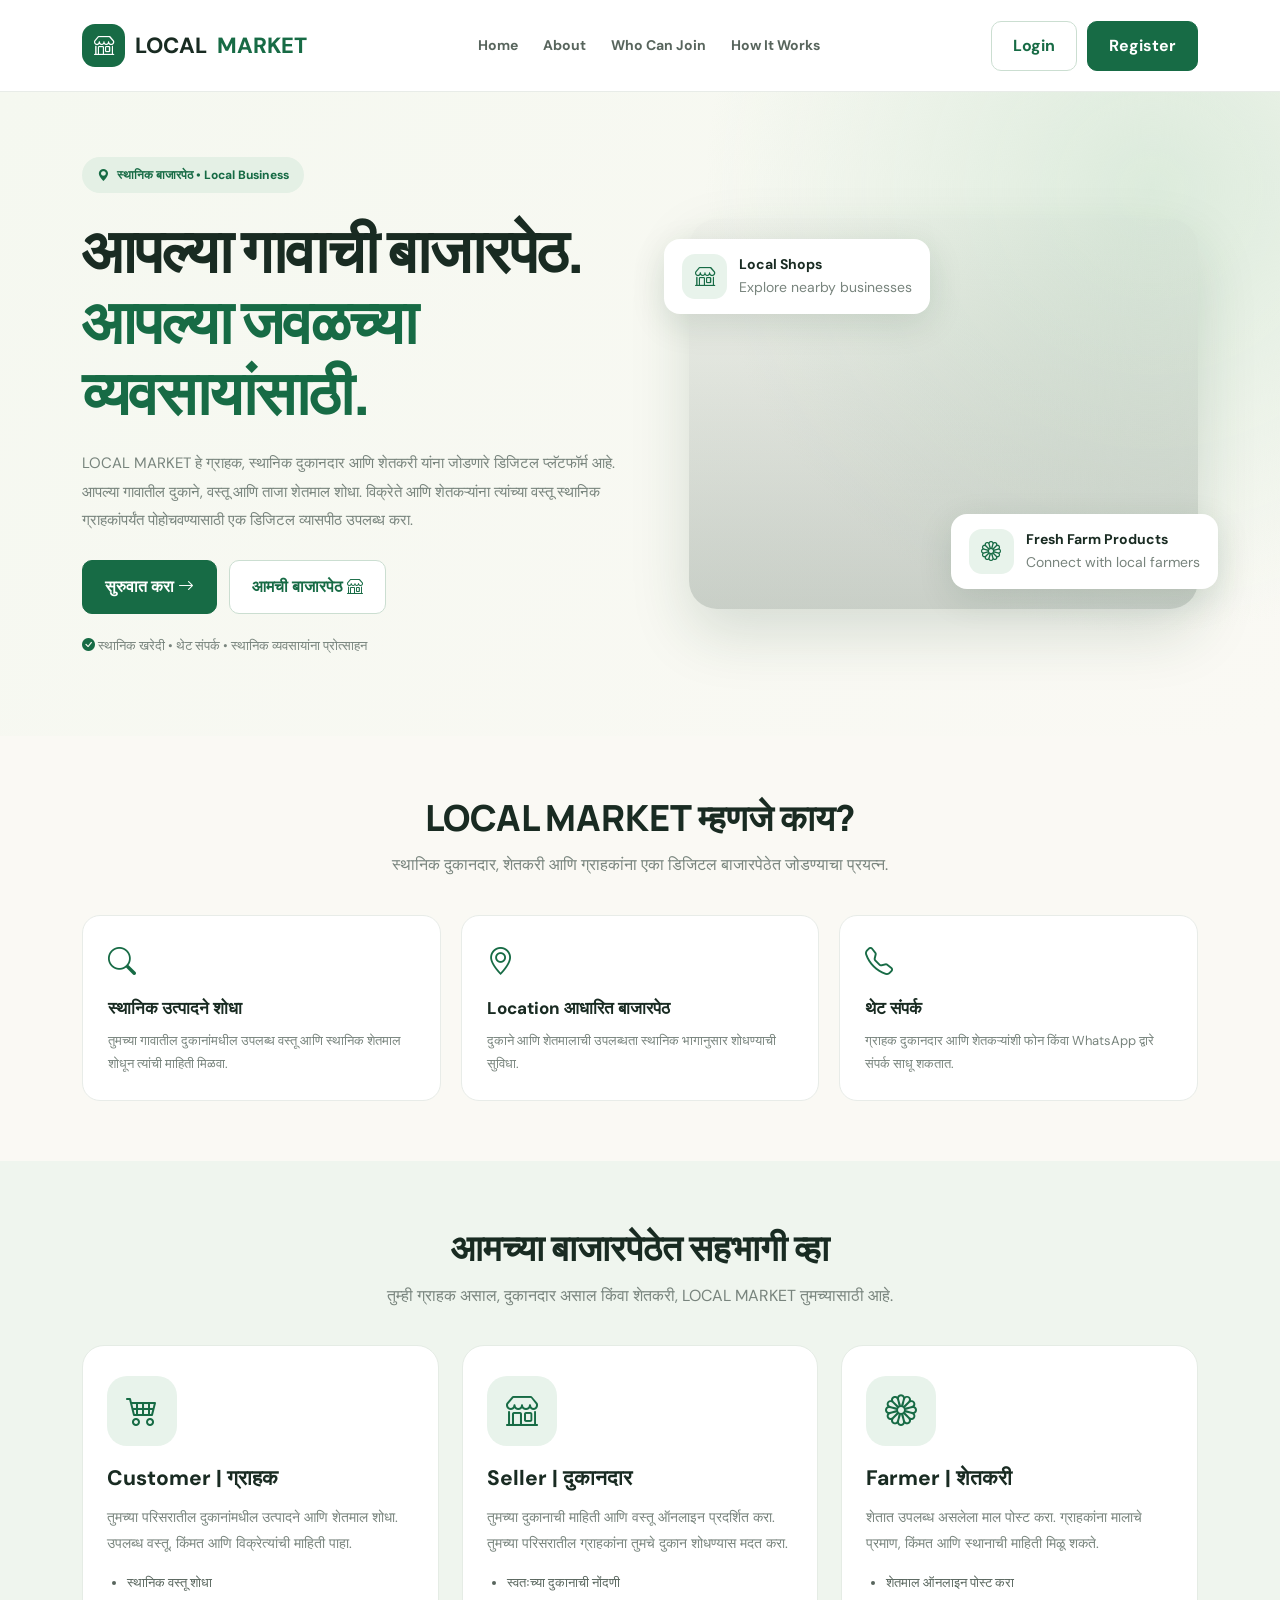
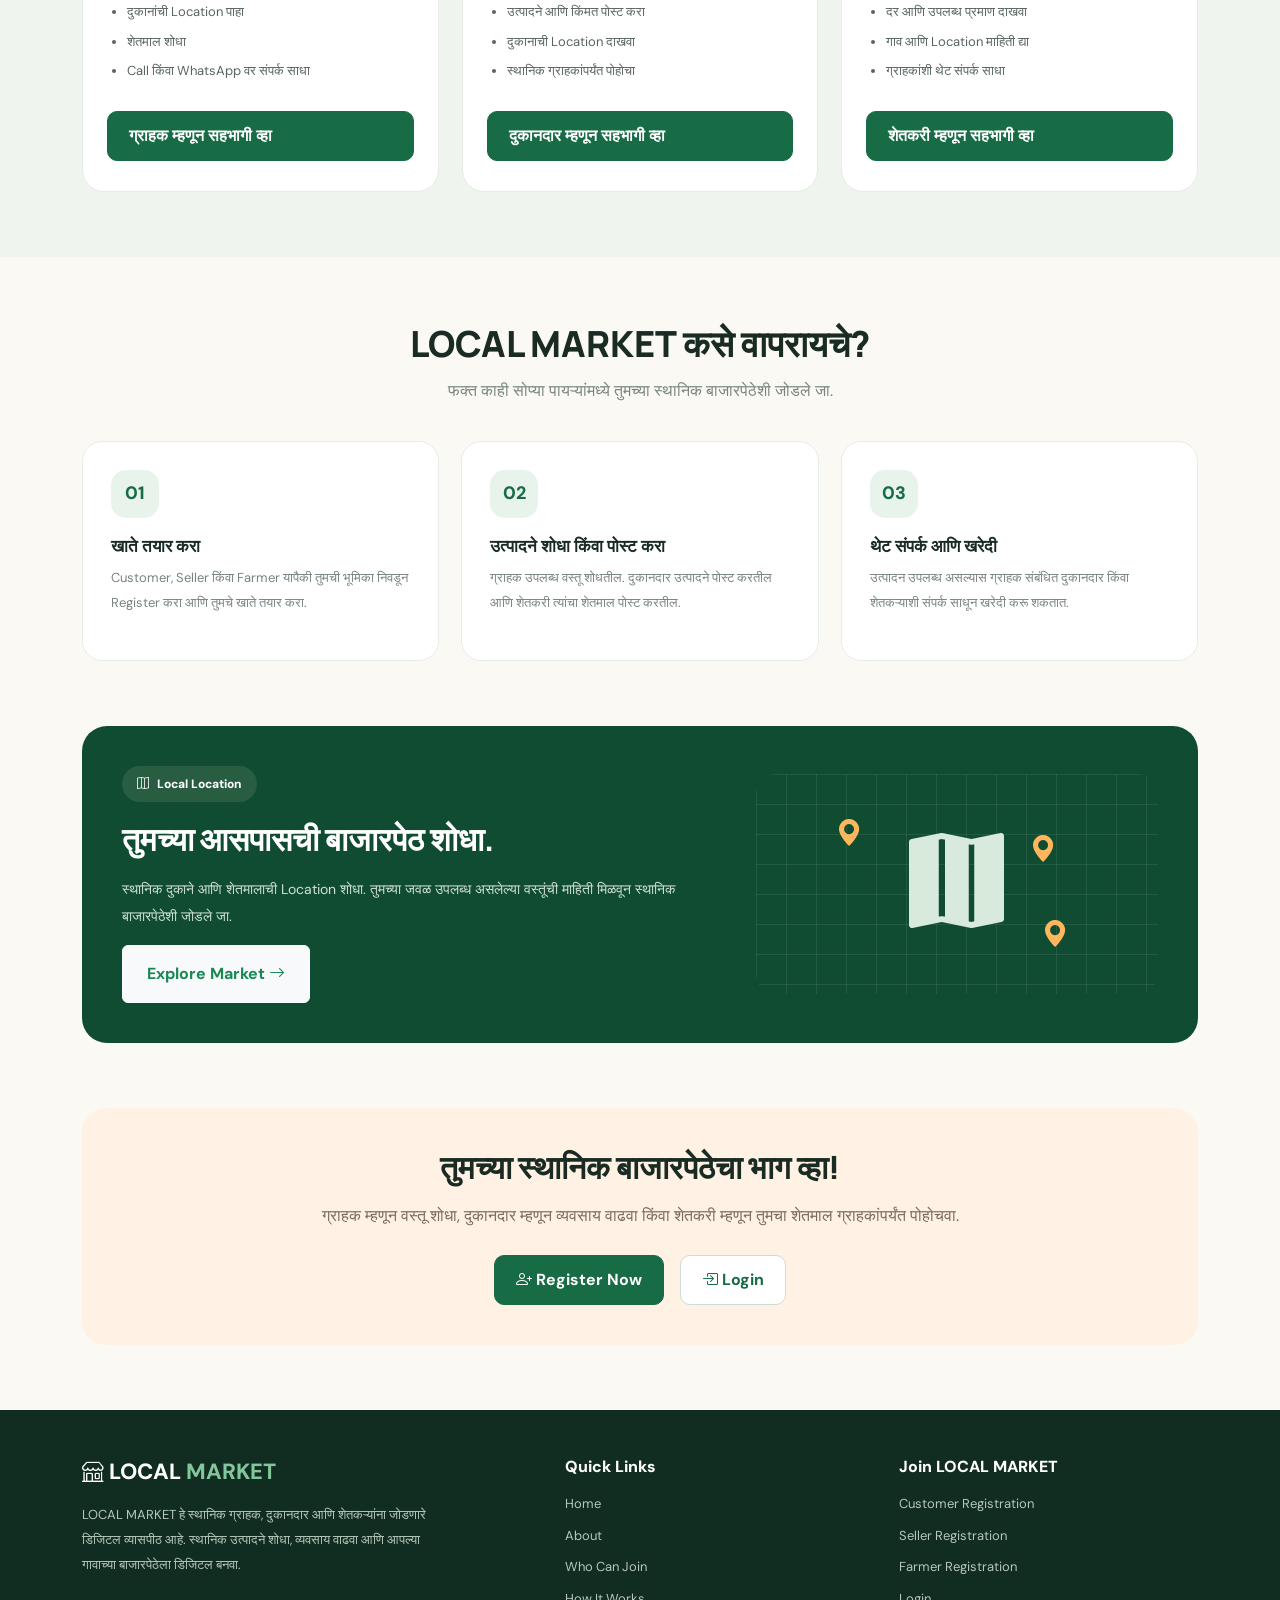
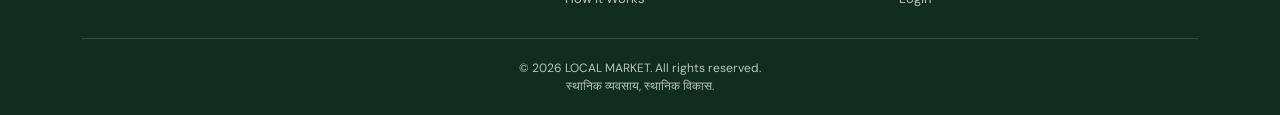
<file: templates/index.html>
<!DOCTYPE html>
<html lang="mr">
<head>
<meta charset="UTF-8">
<meta name="viewport" content="width=device-width, initial-scale=1">
<title>LOCAL MARKET | स्थानिक बाजारपेठ</title>
<meta name="description" content="LOCAL MARKET - स्थानिक दुकानदार, शेतकरी आणि ग्राहकांना जोडणारी डिजिटल बाजारपेठ.">

<link href="https://cdn.jsdelivr.net/npm/bootstrap@5.3.3/dist/css/bootstrap.min.css" rel="stylesheet">
<link href="https://cdn.jsdelivr.net/npm/bootstrap-icons@1.11.3/font/bootstrap-icons.min.css" rel="stylesheet">
<link href="https://fonts.googleapis.com/css2?family=DM+Sans:wght@400;500;600;700;800&family=Manrope:wght@500;600;700;800&display=swap" rel="stylesheet">

<style>
:root{
    --green:#176b45;
    --dark:#104c32;
    --light:#e8f3eb;
    --cream:#faf9f4;
    --text:#192b22;
    --muted:#78847d;
    --border:#e8ece8;
}

*{
    margin:0;
    padding:0;
    box-sizing:border-box;
}

html{scroll-behavior:smooth;}

body{
    font-family:'DM Sans',sans-serif;
    background:var(--cream);
    color:var(--text);
    overflow-x:hidden;
}

a{text-decoration:none;}

.container{
    width:min(1160px,92%);
    margin:auto;
}

/* NAVBAR */

.navbar{
    background:rgba(255,255,255,.96);
    border-bottom:1px solid var(--border);
    position:sticky;
    top:0;
    z-index:1000;
    backdrop-filter:blur(15px);
}

.nav-inner{
    min-height:75px;
    display:flex;
    justify-content:space-between;
    align-items:center;
    gap:20px;
}

.logo{
    display:flex;
    align-items:center;
    gap:10px;
    color:var(--text);
    font-size:22px;
    font-weight:800;
}

.logo-icon{
    height:43px;
    width:43px;
    display:grid;
    place-items:center;
    background:var(--green);
    color:white;
    border-radius:13px;
    font-size:20px;
}

.logo span{color:var(--green);}

.nav-links{
    display:flex;
    align-items:center;
    gap:25px;
}

.nav-links a{
    color:#58655d;
    font-size:14px;
    font-weight:700;
}

.nav-links a:hover{color:var(--green);}

.nav-actions{
    display:flex;
    gap:10px;
}

.btn-main{
    background:var(--green);
    color:white;
    padding:12px 21px;
    border:1px solid var(--green);
    border-radius:10px;
    font-weight:700;
    transition:.25s;
}

.btn-main:hover{
    background:var(--dark);
    color:white;
    transform:translateY(-2px);
}

.btn-outline-main{
    color:var(--green);
    border:1px solid #cbded1;
    background:white;
    padding:12px 21px;
    border-radius:10px;
    font-weight:700;
    transition:.25s;
}

.btn-outline-main:hover{
    background:var(--light);
    color:var(--green);
}

.menu-toggle{
    display:none;
    border:0;
    background:var(--light);
    color:var(--green);
    font-size:23px;
    padding:8px 12px;
    border-radius:10px;
}

/* HERO */

.hero{
    padding:65px 0;
    background:
        radial-gradient(circle at 90% 15%,#dcebdc,transparent 35%),
        linear-gradient(135deg,#f5f8f0,#faf9f4);
}

.hero-grid{
    display:grid;
    grid-template-columns:1.05fr .95fr;
    gap:45px;
    align-items:center;
}

.eyebrow{
    display:inline-flex;
    align-items:center;
    gap:8px;
    background:#e4f0e5;
    color:var(--green);
    padding:9px 15px;
    border-radius:50px;
    font-size:12px;
    font-weight:800;
}

.hero h1{
    font-family:'Manrope',sans-serif;
    font-size:clamp(38px,5.2vw,61px);
    font-weight:800;
    line-height:1.16;
    letter-spacing:-2px;
    margin:22px 0;
}

.hero h1 span{color:var(--green);}

.hero-description{
    font-size:15px;
    color:var(--muted);
    line-height:1.9;
    max-width:550px;
}

.hero-buttons{
    display:flex;
    flex-wrap:wrap;
    gap:12px;
    margin-top:25px;
}

.hero-buttons a{
    padding:14px 22px;
}

.hero-note{
    margin-top:22px;
    color:var(--muted);
    font-size:13px;
}

.hero-note i{color:var(--green);}

.hero-visual{
    position:relative;
}

.hero-image{
    min-height:390px;
    border-radius:28px;
    background:
    linear-gradient(180deg,rgba(10,40,25,.03),rgba(10,40,25,.2)),
    url('https://images.unsplash.com/photo-1488459716781-31db52582fe9?auto=format&fit=crop&w=1200&q=85')
    center/cover;
    box-shadow:0 25px 60px rgba(30,70,40,.15);
}

.float-card{
    position:absolute;
    background:white;
    border-radius:16px;
    padding:15px 18px;
    box-shadow:0 10px 35px rgba(20,60,35,.12);
    display:flex;
    gap:12px;
    align-items:center;
}

.float-top{
    top:20px;
    left:-25px;
}

.float-bottom{
    bottom:20px;
    right:-20px;
}

.float-icon{
    width:45px;
    height:45px;
    background:var(--light);
    color:var(--green);
    display:grid;
    place-items:center;
    border-radius:13px;
    font-size:20px;
}

.float-card strong{
    display:block;
    font-size:14px;
}

.float-card small{
    color:var(--muted);
}

/* ABOUT */

.about-section{
    padding:60px 0;
}

.section-heading{
    text-align:center;
    max-width:720px;
    margin:0 auto 35px;
}

.section-heading h2{
    font-family:'Manrope',sans-serif;
    font-weight:800;
    font-size:clamp(27px,4vw,36px);
    margin-bottom:12px;
}

.section-heading p{
    color:var(--muted);
    line-height:1.8;
}

.about-grid{
    display:grid;
    grid-template-columns:repeat(3,1fr);
    gap:20px;
}

.about-card{
    background:white;
    border:1px solid var(--border);
    border-radius:18px;
    padding:25px;
}

.about-card i{
    font-size:28px;
    color:var(--green);
}

.about-card h4{
    font-size:17px;
    font-weight:800;
    margin:15px 0 10px;
}

.about-card p{
    color:var(--muted);
    font-size:13px;
    line-height:1.8;
    margin:0;
}

/* ROLES */

.roles-section{
    padding:65px 0;
    background:#eff5ee;
}

.roles-grid{
    display:grid;
    grid-template-columns:repeat(3,1fr);
    gap:23px;
}

.role-card{
    background:white;
    border:1px solid #e5ece5;
    border-radius:22px;
    padding:30px 24px;
    transition:.3s;
    display:flex;
    flex-direction:column;
    height:100%;
}

.role-card:hover{
    transform:translateY(-6px);
    box-shadow:0 15px 35px rgba(24,68,45,.09);
}

.role-icon{
    width:70px;
    height:70px;
    border-radius:20px;
    display:grid;
    place-items:center;
    background:var(--light);
    color:var(--green);
    font-size:32px;
    margin-bottom:20px;
}

.role-card h3{
    font-size:21px;
    font-weight:800;
    margin-bottom:12px;
}

.role-card p{
    color:var(--muted);
    font-size:14px;
    line-height:1.9;
}

.role-card ul{
    padding-left:20px;
    margin-bottom:20px;
}

.role-card li{
    font-size:13px;
    color:#58655d;
    margin-bottom:10px;
}

.role-card .btn{
    margin-top:auto;
    text-align:center;
}

/* HOW IT WORKS */

.how-section{
    padding:65px 0;
}

.steps-grid{
    display:grid;
    grid-template-columns:repeat(3,1fr);
    gap:22px;
}

.step-card{
    background:white;
    border:1px solid var(--border);
    border-radius:20px;
    padding:28px;
}

.step-number{
    height:48px;
    width:48px;
    display:grid;
    place-items:center;
    border-radius:15px;
    background:var(--light);
    color:var(--green);
    font-weight:800;
    font-size:18px;
}

.step-card h4{
    font-size:17px;
    font-weight:800;
    margin:18px 0 10px;
}

.step-card p{
    color:var(--muted);
    font-size:13px;
    line-height:1.9;
}

/* MAP FEATURE */

.map-section{
    padding:0 0 65px;
}

.map-box{
    background:var(--dark);
    color:white;
    border-radius:25px;
    padding:40px;
    display:grid;
    grid-template-columns:1.2fr .8fr;
    align-items:center;
    gap:30px;
}

.map-box h2{
    font-family:'Manrope',sans-serif;
    font-weight:800;
    font-size:32px;
    margin:18px 0;
}

.map-box p{
    color:#d0e1d6;
    line-height:1.9;
    font-size:14px;
}

.map-art{
    min-height:220px;
    border-radius:20px;
    background:
        linear-gradient(rgba(255,255,255,.08) 1px,transparent 1px),
        linear-gradient(90deg,rgba(255,255,255,.08) 1px,transparent 1px);
    background-size:30px 30px;
    display:grid;
    place-items:center;
    position:relative;
}

.map-art .main-icon{
    font-size:95px;
    color:#d8eadb;
}

.map-pin{
    position:absolute;
    color:#ffb65d;
    font-size:27px;
}

.pin1{top:18%;left:20%;}
.pin2{bottom:18%;right:22%;}
.pin3{top:25%;right:25%;}

/* JOIN CTA */

.join-section{
    padding:0 0 65px;
}

.join-box{
    background:#fff1e3;
    border-radius:24px;
    padding:40px 25px;
    text-align:center;
}

.join-box h2{
    font-family:'Manrope',sans-serif;
    font-weight:800;
    font-size:32px;
}

.join-box p{
    color:#786c5c;
    line-height:1.8;
}

/* FOOTER */

footer{
    background:#112c20;
    color:white;
    padding:45px 0 20px;
}

.footer-grid{
    display:grid;
    grid-template-columns:1.5fr 1fr 1fr;
    gap:35px;
    padding-bottom:30px;
}

.footer-logo{
    font-size:22px;
    font-weight:800;
    margin-bottom:15px;
}

.footer-logo span{color:#83c69b;}

.footer-about{
    max-width:350px;
    color:#b5c8bb;
    font-size:13px;
    line-height:1.9;
}

.footer-title{
    font-weight:800;
    margin-bottom:15px;
}

.footer-links{
    display:grid;
    gap:12px;
}

.footer-links a{
    color:#b5c8bb;
    font-size:13px;
}

.footer-links a:hover{color:white;}

.copyright{
    border-top:1px solid #31503e;
    padding-top:20px;
    text-align:center;
    color:#b5c8bb;
    font-size:12px;
}

/* RESPONSIVE */

@media(max-width:900px){

    .nav-links{
        display:none;
        position:absolute;
        top:75px;
        left:0;
        width:100%;
        background:white;
        padding:22px 5%;
        flex-direction:column;
        align-items:flex-start;
        border-bottom:1px solid var(--border);
    }

    .nav-links.open{display:flex;}

    .menu-toggle{display:block;}

    .hero-grid{
        grid-template-columns:1fr;
    }

    .hero-visual{
        max-width:650px;
        width:100%;
        margin:auto;
    }

    .about-grid{
        grid-template-columns:1fr 1fr;
    }

    .roles-grid{
        grid-template-columns:1fr 1fr;
    }

    .steps-grid{
        grid-template-columns:1fr 1fr;
    }
}

@media(max-width:600px){

    .nav-inner{min-height:68px;}

    .nav-links{top:68px;}

    .logo{font-size:19px;}

    .logo-icon{
        width:37px;
        height:37px;
    }

    .nav-actions .btn-outline-main{
        display:none;
    }

    .nav-actions .btn-main{
        padding:10px 13px;
        font-size:13px;
    }

    .hero{
        padding:40px 0;
    }

    .hero h1{
        font-size:40px;
        letter-spacing:-1.5px;
    }

    .hero-description{
        font-size:14px;
    }

    .hero-image{
        min-height:300px;
    }

    .float-top{left:-5px;}
    .float-bottom{right:-5px;}

    .about-grid{
        grid-template-columns:1fr;
    }

    .roles-grid{
        grid-template-columns:1fr;
    }

    .steps-grid{
        grid-template-columns:1fr;
    }

    .map-box{
        grid-template-columns:1fr;
        padding:28px;
    }

    .map-box h2{font-size:26px;}

    .join-box h2{font-size:26px;}

    .footer-grid{
        grid-template-columns:1fr 1fr;
        gap:25px;
    }

    .footer-grid>div:first-child{
        grid-column:1/-1;
    }
}

@media(max-width:380px){
    .footer-grid{grid-template-columns:1fr;}
    .footer-grid>div:first-child{grid-column:auto;}
}
</style>
</head>

<body>

<!-- NAVBAR -->

<header class="navbar">
<div class="container nav-inner">

<a href="/" class="logo">
<div class="logo-icon"><i class="bi bi-shop"></i></div>
LOCAL <span>MARKET</span>
</a>

<nav class="nav-links" id="navLinks">
<a href="#home">Home</a>
<a href="#about">About</a>
<a href="#roles">Who Can Join</a>
<a href="#how">How It Works</a>
</nav>

<div class="nav-actions">
<a href="/login" class="btn-outline-main">Login</a>
<a href="/register" class="btn-main">Register</a>

<button class="menu-toggle" id="menuToggle">
<i class="bi bi-list"></i>
</button>
</div>

</div>
</header>

<!-- HERO -->

<section class="hero" id="home">
<div class="container hero-grid">

<div>

<div class="eyebrow">
<i class="bi bi-geo-alt-fill"></i>
स्थानिक बाजारपेठ • Local Business
</div>

<h1>
आपल्या गावाची बाजारपेठ.
<span>आपल्या जवळच्या व्यवसायांसाठी.</span>
</h1>

<p class="hero-description">
LOCAL MARKET हे ग्राहक, स्थानिक दुकानदार आणि शेतकरी
यांना जोडणारे डिजिटल प्लॅटफॉर्म आहे. आपल्या गावातील
दुकाने, वस्तू आणि ताजा शेतमाल शोधा. विक्रेते आणि
शेतकऱ्यांना त्यांच्या वस्तू स्थानिक ग्राहकांपर्यंत
पोहोचवण्यासाठी एक डिजिटल व्यासपीठ उपलब्ध करा.
</p>

<div class="hero-buttons">

<a href="/register" class="btn-main">
सुरुवात करा <i class="bi bi-arrow-right"></i>
</a>

<a href="#roles" class="btn-outline-main">
आमची बाजारपेठ <i class="bi bi-shop"></i>
</a>

</div>

<p class="hero-note">
<i class="bi bi-check-circle-fill"></i>
स्थानिक खरेदी • थेट संपर्क • स्थानिक व्यवसायांना प्रोत्साहन
</p>

</div>

<div class="hero-visual">

<div class="hero-image"></div>

<div class="float-card float-top">
<div class="float-icon"><i class="bi bi-shop"></i></div>
<div>
<strong>Local Shops</strong>
<small>Explore nearby businesses</small>
</div>
</div>

<div class="float-card float-bottom">
<div class="float-icon"><i class="bi bi-flower1"></i></div>
<div>
<strong>Fresh Farm Products</strong>
<small>Connect with local farmers</small>
</div>
</div>

</div>

</div>
</section>

<!-- ABOUT -->

<section class="about-section" id="about">
<div class="container">

<div class="section-heading">
<h2>LOCAL MARKET म्हणजे काय?</h2>
<p>
स्थानिक दुकानदार, शेतकरी आणि ग्राहकांना एका
डिजिटल बाजारपेठेत जोडण्याचा प्रयत्न.
</p>
</div>

<div class="about-grid">

<div class="about-card">
<i class="bi bi-search"></i>
<h4>स्थानिक उत्पादने शोधा</h4>
<p>
तुमच्या गावातील दुकानांमधील उपलब्ध वस्तू आणि
स्थानिक शेतमाल शोधून त्यांची माहिती मिळवा.
</p>
</div>

<div class="about-card">
<i class="bi bi-geo-alt"></i>
<h4>Location आधारित बाजारपेठ</h4>
<p>
दुकाने आणि शेतमालाची उपलब्धता स्थानिक
भागानुसार शोधण्याची सुविधा.
</p>
</div>

<div class="about-card">
<i class="bi bi-telephone"></i>
<h4>थेट संपर्क</h4>
<p>
ग्राहक दुकानदार आणि शेतकऱ्यांशी फोन किंवा
WhatsApp द्वारे संपर्क साधू शकतात.
</p>
</div>

</div>
</div>
</section>

<!-- CUSTOMER SELLER FARMER -->

<section class="roles-section" id="roles">
<div class="container">

<div class="section-heading">
<h2>आमच्या बाजारपेठेत सहभागी व्हा</h2>
<p>
तुम्ही ग्राहक असाल, दुकानदार असाल किंवा शेतकरी,
LOCAL MARKET तुमच्यासाठी आहे.
</p>
</div>

<div class="roles-grid">

<!-- CUSTOMER -->

<div class="role-card">

<div class="role-icon">
<i class="bi bi-cart4"></i>
</div>

<h3>Customer | ग्राहक</h3>

<p>
तुमच्या परिसरातील दुकानांमधील उत्पादने आणि
शेतमाल शोधा. उपलब्ध वस्तू, किंमत आणि
विक्रेत्यांची माहिती पाहा.
</p>

<ul>
<li>स्थानिक वस्तू शोधा</li>
<li>दुकानांची Location पाहा</li>
<li>शेतमाल शोधा</li>
<li>Call किंवा WhatsApp वर संपर्क साधा</li>
</ul>

<a href="/register?role=customer" class="btn-main">
ग्राहक म्हणून सहभागी व्हा
</a>

</div>

<!-- SELLER -->

<div class="role-card">

<div class="role-icon">
<i class="bi bi-shop"></i>
</div>

<h3>Seller | दुकानदार</h3>

<p>
तुमच्या दुकानाची माहिती आणि वस्तू ऑनलाइन
प्रदर्शित करा. तुमच्या परिसरातील ग्राहकांना
तुमचे दुकान शोधण्यास मदत करा.
</p>

<ul>
<li>स्वतःच्या दुकानाची नोंदणी</li>
<li>उत्पादने आणि किंमत पोस्ट करा</li>
<li>दुकानाची Location दाखवा</li>
<li>स्थानिक ग्राहकांपर्यंत पोहोचा</li>
</ul>

<a href="/register?role=seller" class="btn-main">
दुकानदार म्हणून सहभागी व्हा
</a>

</div>

<!-- FARMER -->

<div class="role-card">

<div class="role-icon">
<i class="bi bi-flower1"></i>
</div>

<h3>Farmer | शेतकरी</h3>

<p>
शेतात उपलब्ध असलेला माल पोस्ट करा.
ग्राहकांना मालाचे प्रमाण, किंमत आणि
स्थानाची माहिती मिळू शकते.
</p>

<ul>
<li>शेतमाल ऑनलाइन पोस्ट करा</li>
<li>दर आणि उपलब्ध प्रमाण दाखवा</li>
<li>गाव आणि Location माहिती द्या</li>
<li>ग्राहकांशी थेट संपर्क साधा</li>
</ul>

<a href="/register?role=farmer" class="btn-main">
शेतकरी म्हणून सहभागी व्हा
</a>

</div>

</div>
</div>
</section>

<!-- HOW IT WORKS -->

<section class="how-section" id="how">
<div class="container">

<div class="section-heading">
<h2>LOCAL MARKET कसे वापरायचे?</h2>
<p>
फक्त काही सोप्या पायऱ्यांमध्ये तुमच्या
स्थानिक बाजारपेठेशी जोडले जा.
</p>
</div>

<div class="steps-grid">

<div class="step-card">
<div class="step-number">01</div>
<h4>खाते तयार करा</h4>
<p>
Customer, Seller किंवा Farmer यापैकी तुमची
भूमिका निवडून Register करा आणि तुमचे खाते तयार करा.
</p>
</div>

<div class="step-card">
<div class="step-number">02</div>
<h4>उत्पादने शोधा किंवा पोस्ट करा</h4>
<p>
ग्राहक उपलब्ध वस्तू शोधतील. दुकानदार उत्पादने
पोस्ट करतील आणि शेतकरी त्यांचा शेतमाल पोस्ट करतील.
</p>
</div>

<div class="step-card">
<div class="step-number">03</div>
<h4>थेट संपर्क आणि खरेदी</h4>
<p>
उत्पादन उपलब्ध असल्यास ग्राहक संबंधित दुकानदार
किंवा शेतकऱ्याशी संपर्क साधून खरेदी करू शकतात.
</p>
</div>

</div>
</div>
</section>

<!-- MAP -->

<section class="map-section">
<div class="container">

<div class="map-box">

<div>

<div class="eyebrow" style="background:#285d42;color:white">
<i class="bi bi-map"></i> Local Location
</div>

<h2>तुमच्या आसपासची बाजारपेठ शोधा.</h2>

<p>
स्थानिक दुकाने आणि शेतमालाची Location शोधा.
तुमच्या जवळ उपलब्ध असलेल्या वस्तूंची माहिती
मिळवून स्थानिक बाजारपेठेशी जोडले जा.
</p>

<a href="/login" class="btn btn-light text-success fw-bold px-4 py-3">
Explore Market <i class="bi bi-arrow-right"></i>
</a>

</div>

<div class="map-art">
<i class="bi bi-map-fill main-icon"></i>

<span class="map-pin pin1">
<i class="bi bi-geo-alt-fill"></i>
</span>

<span class="map-pin pin2">
<i class="bi bi-geo-alt-fill"></i>
</span>

<span class="map-pin pin3">
<i class="bi bi-geo-alt-fill"></i>
</span>
</div>

</div>

</div>
</section>

<!-- JOIN -->

<section class="join-section">
<div class="container">

<div class="join-box">

<h2>तुमच्या स्थानिक बाजारपेठेचा भाग व्हा!</h2>

<p class="mt-3">
ग्राहक म्हणून वस्तू शोधा, दुकानदार म्हणून व्यवसाय वाढवा
किंवा शेतकरी म्हणून तुमचा शेतमाल ग्राहकांपर्यंत पोहोचवा.
</p>

<div class="d-flex flex-wrap justify-content-center gap-3 mt-4">

<a href="/register" class="btn-main">
<i class="bi bi-person-plus"></i> Register Now
</a>

<a href="/login" class="btn-outline-main">
<i class="bi bi-box-arrow-in-right"></i> Login
</a>

</div>

</div>
</div>
</section>

<!-- FOOTER -->

<footer>
<div class="container">

<div class="footer-grid">

<div>

<div class="footer-logo">
<i class="bi bi-shop"></i>
LOCAL <span>MARKET</span>
</div>

<p class="footer-about">
LOCAL MARKET हे स्थानिक ग्राहक, दुकानदार आणि
शेतकऱ्यांना जोडणारे डिजिटल व्यासपीठ आहे.
स्थानिक उत्पादने शोधा, व्यवसाय वाढवा आणि
आपल्या गावाच्या बाजारपेठेला डिजिटल बनवा.
</p>

</div>

<div>

<div class="footer-title">Quick Links</div>

<div class="footer-links">
<a href="#home">Home</a>
<a href="#about">About</a>
<a href="#roles">Who Can Join</a>
<a href="#how">How It Works</a>
</div>

</div>

<div>

<div class="footer-title">Join LOCAL MARKET</div>

<div class="footer-links">
<a href="/register?role=customer">Customer Registration</a>
<a href="/register?role=seller">Seller Registration</a>
<a href="/register?role=farmer">Farmer Registration</a>
<a href="/login">Login</a>
</div>

</div>

</div>

<div class="copyright">
© 2026 LOCAL MARKET. All rights reserved.
<br>
स्थानिक व्यवसाय, स्थानिक विकास.
</div>

</div>
</footer>

<!-- MOBILE NAVIGATION -->

<script>

const menuToggle=document.getElementById('menuToggle');
const navLinks=document.getElementById('navLinks');

menuToggle.addEventListener('click',function(){

navLinks.classList.toggle('open');

menuToggle.innerHTML=navLinks.classList.contains('open')
? '<i class="bi bi-x-lg"></i>'
: '<i class="bi bi-list"></i>';

});

navLinks.querySelectorAll('a').forEach(link=>{

link.addEventListener('click',function(){

navLinks.classList.remove('open');
menuToggle.innerHTML='<i class="bi bi-list"></i>';

});

});

</script>

</body>
</html>
</file>
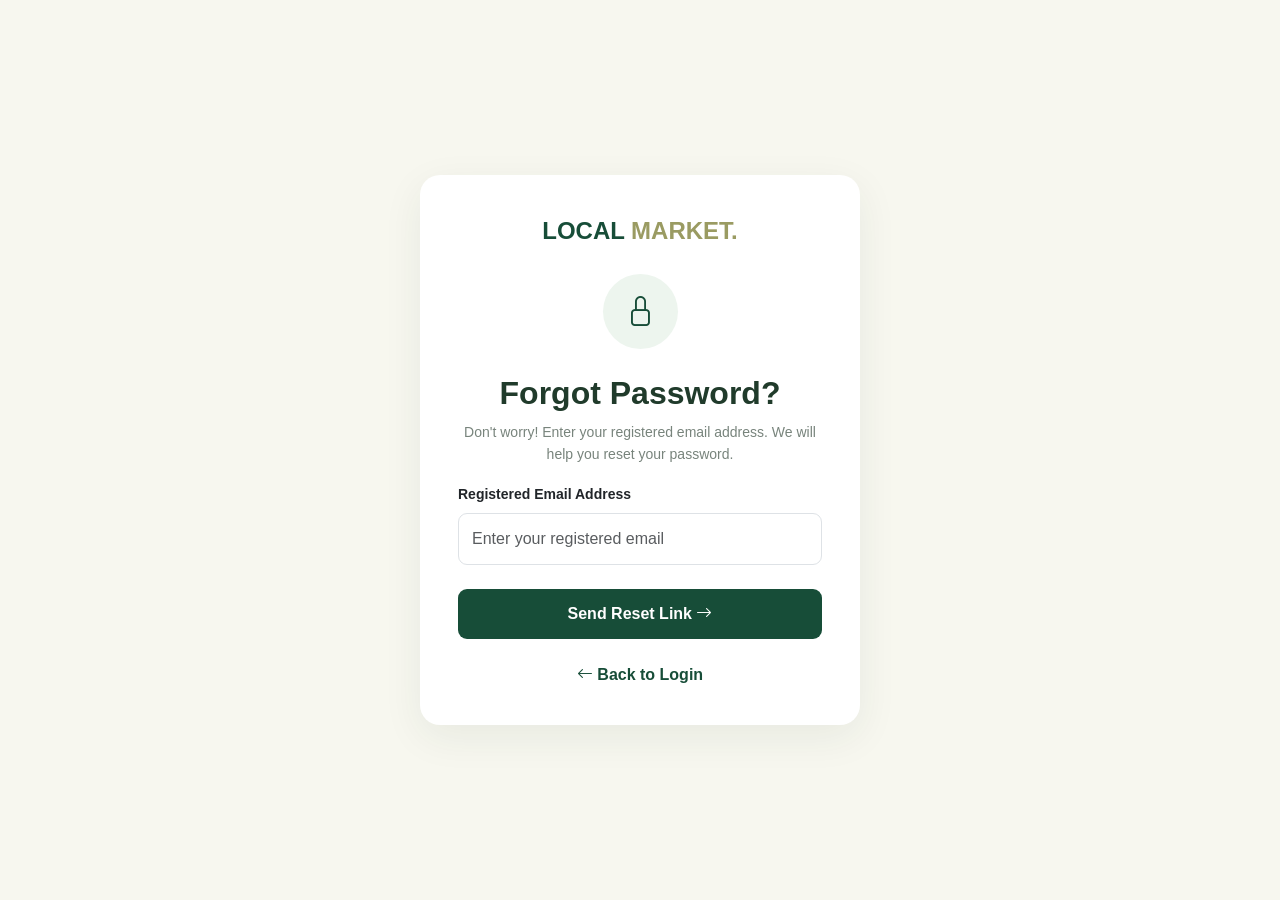
<file: templates/forgot_password.html>
<!DOCTYPE html>
<html lang="en">
<head>
<meta charset="UTF-8">
<meta name="viewport" content="width=device-width, initial-scale=1.0">
<title>LOCAL MARKET | Forgot Password</title>

<link href="https://cdn.jsdelivr.net/npm/bootstrap@5.3.3/dist/css/bootstrap.min.css" rel="stylesheet">
<link href="https://cdn.jsdelivr.net/npm/bootstrap-icons@1.11.3/font/bootstrap-icons.css" rel="stylesheet">

<style>
:root {
    --green:#174d38;
    --cream:#f7f7ef;
}
body {
    margin:0;
    min-height:100vh;
    background:var(--cream);
    display:flex;
    justify-content:center;
    align-items:center;
    padding:20px;
    font-family:Arial,sans-serif;
}
.reset-card {
    width:100%;
    max-width:440px;
    background:white;
    padding:38px;
    border-radius:20px;
    box-shadow:0 12px 40px #173c2812;
}
.brand {
    color:var(--green);
    font-size:24px;
    font-weight:800;
}
.brand span {color:#9a9b62;}
.icon-circle {
    width:75px;
    height:75px;
    border-radius:50%;
    background:#edf5ee;
    color:var(--green);
    display:flex;
    align-items:center;
    justify-content:center;
    font-size:30px;
    margin:25px auto;
}
h2 {
    font-weight:800;
    color:#203b2b;
}
.subtitle {
    color:#78847c;
    font-size:14px;
    line-height:1.6;
}
.form-control {
    padding:13px;
    border-radius:9px;
}
.form-control:focus {
    border-color:var(--green);
    box-shadow:0 0 0 3px #174d3815;
}
.btn-green {
    background:var(--green);
    color:white;
    border:0;
    padding:13px;
    border-radius:9px;
    width:100%;
    font-weight:bold;
}
.btn-green:hover {
    background:#236849;
    color:white;
}
a {
    color:var(--green);
    text-decoration:none;
    font-weight:600;
}
</style>
</head>

<body>

<div class="reset-card">

    <div class="text-center">
        <div class="brand">LOCAL <span>MARKET.</span></div>

        <div class="icon-circle">
            <i class="bi bi-lock"></i>
        </div>

        <h2>Forgot Password?</h2>
        <p class="subtitle">
            Don't worry! Enter your registered email address.
            We will help you reset your password.
        </p>
    </div>

    <form id="resetForm">

        <label class="form-label fw-bold small">Registered Email Address</label>

        <input
            type="email"
            class="form-control mb-4"
            id="email"
            placeholder="Enter your registered email"
            required
        >

        <button type="submit" class="btn-green">
            Send Reset Link <i class="bi bi-arrow-right"></i>
        </button>

    </form>

    <div id="message" class="text-center small mt-3"></div>

    <div class="text-center mt-4">
        <a href="/login">
            <i class="bi bi-arrow-left"></i> Back to Login
        </a>
    </div>

</div>

<script>
document.getElementById('resetForm').addEventListener('submit',function(e) {
    e.preventDefault();

    document.getElementById('message').textContent =
        'Password reset backend is not connected yet.';

    document.getElementById('message').style.color = '#174d38';
});
</script>

</body>
</html>
</file>
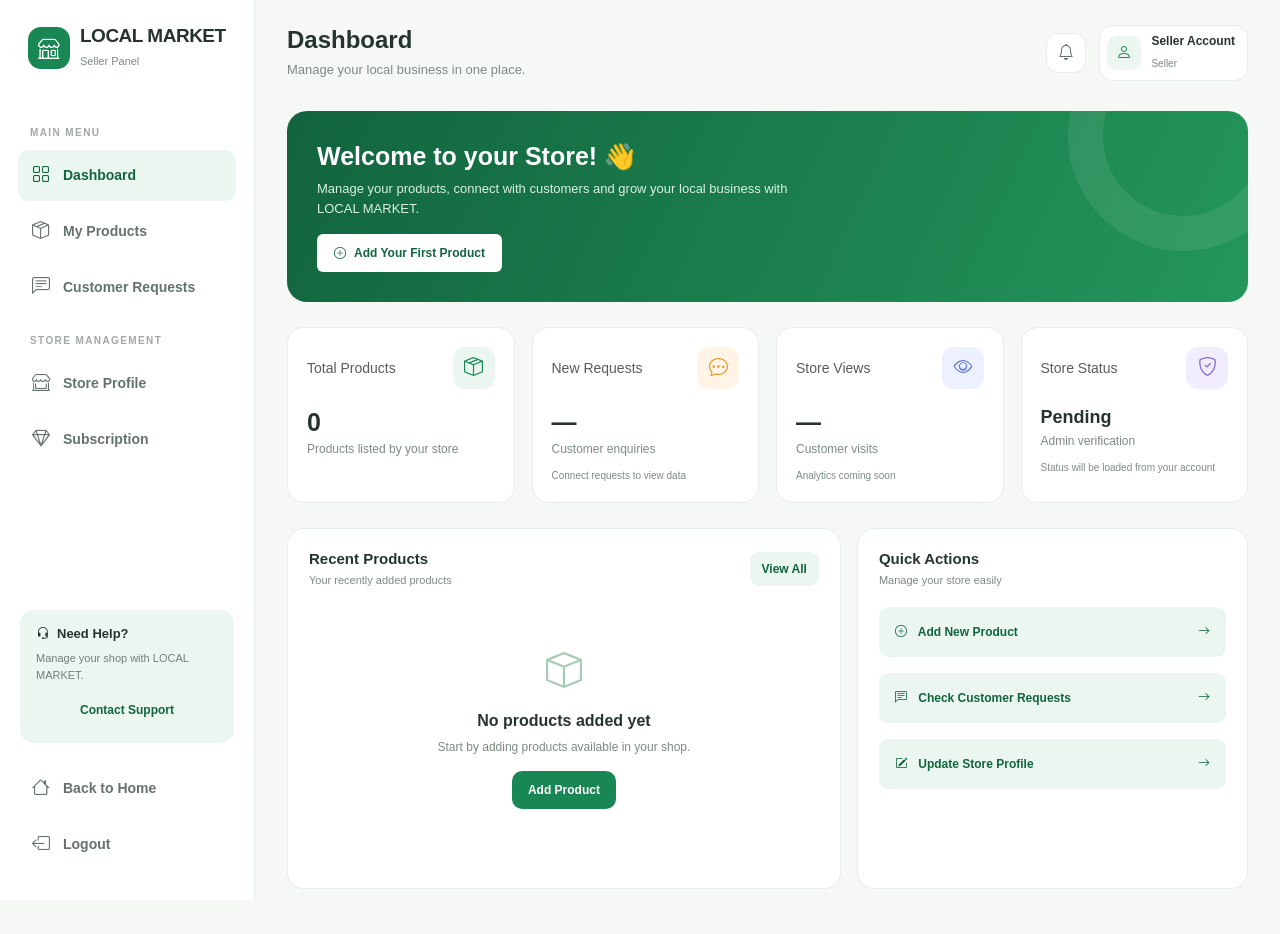
<file: templates/seller.html>
<!DOCTYPE html>
<html lang="en">
<head>
<meta charset="UTF-8">
<meta name="viewport" content="width=device-width, initial-scale=1.0">
<title>LOCAL MARKET | Seller Dashboard</title>

<link href="https://cdn.jsdelivr.net/npm/bootstrap@5.3.3/dist/css/bootstrap.min.css" rel="stylesheet">
<link href="https://cdn.jsdelivr.net/npm/bootstrap-icons@1.11.3/font/bootstrap-icons.css" rel="stylesheet">

<style>
:root {
    --green: #198754;
    --dark-green: #12643e;
    --light-green: #eaf6ef;
    --bg: #f6f8f6;
    --text: #26352c;
    --muted: #7c8b81;
    --border: #e7ede8;
}

* { box-sizing: border-box; }

body {
    margin: 0;
    background: var(--bg);
    color: var(--text);
    font-family: "Segoe UI", sans-serif;
}

/* SIDEBAR */
.sidebar {
    width: 255px;
    height: 100vh;
    position: fixed;
    top: 0;
    left: 0;
    background: #fff;
    border-right: 1px solid var(--border);
    padding: 25px 18px;
    display: flex;
    flex-direction: column;
    z-index: 1000;
}

.brand {
    display: flex;
    align-items: center;
    gap: 10px;
    padding: 0 10px;
    margin-bottom: 38px;
}

.brand-icon {
    width: 42px;
    height: 42px;
    background: var(--green);
    color: white;
    display: grid;
    place-items: center;
    border-radius: 13px;
    font-size: 22px;
}

.brand h4 {
    margin: 0;
    font-size: 19px;
    font-weight: 800;
    letter-spacing: -.5px;
}

.brand small {
    color: var(--muted);
    font-size: 11px;
}

.nav-label {
    color: #a0aaa3;
    font-size: 10px;
    font-weight: 700;
    letter-spacing: 1.4px;
    padding: 0 12px;
    margin: 15px 0 10px;
}

.nav-link-custom {
    display: flex;
    align-items: center;
    gap: 13px;
    padding: 12px 14px;
    color: #65736a;
    text-decoration: none;
    border-radius: 11px;
    margin-bottom: 5px;
    font-size: 14px;
    font-weight: 600;
    cursor: pointer;
    transition: .2s;
}

.nav-link-custom i {
    font-size: 18px;
}

.nav-link-custom:hover,
.nav-link-custom.active {
    background: var(--light-green);
    color: var(--dark-green);
}

.sidebar-bottom {
    margin-top: auto;
}

.help-card {
    background: var(--light-green);
    padding: 16px;
    border-radius: 14px;
    margin: 10px 2px 20px;
}

.help-card h6 {
    font-size: 13px;
    font-weight: 700;
}

.help-card p {
    font-size: 11px;
    color: #718078;
    margin-bottom: 10px;
}

/* MAIN */
.main {
    margin-left: 255px;
    padding: 25px 32px 45px;
    min-height: 100vh;
}

.topbar {
    display: flex;
    justify-content: space-between;
    align-items: center;
    margin-bottom: 30px;
    gap: 15px;
}

.page-heading h3 {
    font-size: 24px;
    font-weight: 800;
    margin: 0;
}

.page-heading p {
    font-size: 13px;
    color: var(--muted);
    margin: 5px 0 0;
}

.top-actions {
    display: flex;
    align-items: center;
    gap: 13px;
}

.icon-btn {
    width: 40px;
    height: 40px;
    border: 1px solid var(--border);
    background: white;
    border-radius: 12px;
    color: #65736a;
    display: grid;
    place-items: center;
}

.profile-mini {
    display: flex;
    align-items: center;
    gap: 10px;
    background: white;
    border: 1px solid var(--border);
    border-radius: 13px;
    padding: 6px 12px 6px 7px;
}

.avatar {
    width: 34px;
    height: 34px;
    background: var(--light-green);
    color: var(--green);
    border-radius: 10px;
    display: grid;
    place-items: center;
    font-weight: 800;
}

.profile-mini strong {
    font-size: 12px;
    display: block;
}

.profile-mini small {
    font-size: 10px;
    color: var(--muted);
}

/* SECTIONS */
.content-section { display: none; }
.content-section.active { display: block; }

/* WELCOME */
.welcome-card {
    background: linear-gradient(115deg, #12643e, #23965b);
    border-radius: 20px;
    padding: 30px;
    color: white;
    position: relative;
    overflow: hidden;
    margin-bottom: 25px;
}

.welcome-card::after {
    content: "";
    position: absolute;
    width: 230px;
    height: 230px;
    border: 35px solid rgba(255,255,255,.08);
    border-radius: 50%;
    right: -50px;
    top: -90px;
}

.welcome-card h2 {
    font-size: 25px;
    font-weight: 800;
}

.welcome-card p {
    color: #d9f1e2;
    font-size: 13px;
    max-width: 500px;
}

.welcome-card .btn {
    background: white;
    color: var(--dark-green);
    font-weight: 700;
    border: 0;
    font-size: 12px;
    padding: 10px 17px;
}

/* STATS */
.stats-grid {
    display: grid;
    grid-template-columns: repeat(4, 1fr);
    gap: 17px;
    margin-bottom: 25px;
}

.stat-card {
    background: white;
    border: 1px solid var(--border);
    border-radius: 16px;
    padding: 19px;
}

.stat-top {
    display: flex;
    justify-content: space-between;
    align-items: center;
}

.stat-icon {
    width: 42px;
    height: 42px;
    display: grid;
    place-items: center;
    border-radius: 12px;
    font-size: 19px;
}

.stat-card h3 {
    font-size: 25px;
    font-weight: 800;
    margin: 18px 0 3px;
}

.stat-card p {
    font-size: 12px;
    color: var(--muted);
    margin: 0;
}

.stat-note {
    font-size: 10px;
    color: var(--muted);
    margin-top: 10px;
}

/* GENERAL CARDS */
.panel {
    background: white;
    border: 1px solid var(--border);
    border-radius: 17px;
    padding: 21px;
    margin-bottom: 20px;
}

.panel-header {
    display: flex;
    justify-content: space-between;
    align-items: center;
    gap: 10px;
    margin-bottom: 18px;
}

.panel-header h5 {
    font-size: 15px;
    font-weight: 800;
    margin: 0;
}

.panel-header p {
    font-size: 11px;
    color: var(--muted);
    margin: 4px 0 0;
}

.btn-green {
    background: var(--green);
    color: white;
    border: 0;
    border-radius: 10px;
    padding: 10px 16px;
    font-size: 12px;
    font-weight: 700;
}

.btn-green:hover {
    background: var(--dark-green);
    color: white;
}

.btn-light-green {
    background: var(--light-green);
    color: var(--dark-green);
    border: 0;
    border-radius: 9px;
    padding: 8px 12px;
    font-size: 12px;
    font-weight: 700;
}

/* EMPTY STATE */
.empty-state {
    text-align: center;
    padding: 38px 15px;
    color: var(--muted);
}

.empty-state i {
    font-size: 36px;
    color: #a7cbb3;
}

.empty-state h6 {
    color: var(--text);
    font-weight: 700;
    margin-top: 12px;
}

.empty-state p {
    font-size: 12px;
    margin: 5px 0 15px;
}

/* PRODUCTS */
.product-table {
    width: 100%;
    border-collapse: collapse;
}

.product-table th {
    font-size: 11px;
    color: var(--muted);
    font-weight: 700;
    padding: 12px 10px;
    background: #f8faf8;
}

.product-table td {
    font-size: 12px;
    padding: 13px 10px;
    border-bottom: 1px solid var(--border);
}

.product-name {
    display: flex;
    align-items: center;
    gap: 10px;
    font-weight: 700;
}

.product-thumb {
    width: 38px;
    height: 38px;
    border-radius: 9px;
    background: var(--light-green);
    color: var(--green);
    display: grid;
    place-items: center;
    font-size: 17px;
}

.status-pill {
    background: #eaf6ef;
    color: #198754;
    border-radius: 30px;
    padding: 5px 10px;
    font-size: 10px;
    font-weight: 700;
}

.delete-btn {
    background: #fff0f0;
    color: #dc3545;
    border: 0;
    border-radius: 8px;
    padding: 7px 9px;
}

/* FORMS */
.form-label {
    font-size: 12px;
    font-weight: 700;
    color: #536158;
}

.form-control, .form-select {
    border: 1px solid #e2eae3;
    border-radius: 10px;
    padding: 11px 13px;
    font-size: 13px;
}

.form-control:focus, .form-select:focus {
    border-color: #78b990;
    box-shadow: 0 0 0 3px rgba(25,135,84,.08);
}

/* SUBSCRIPTION */
.plan-card {
    background: white;
    border: 1px solid var(--border);
    border-radius: 17px;
    padding: 24px;
    height: 100%;
}

.plan-card.featured {
    border: 2px solid var(--green);
}

.plan-card h5 {
    font-size: 16px;
    font-weight: 800;
}

.plan-price {
    font-size: 27px;
    font-weight: 800;
    margin: 15px 0;
}

.plan-card li {
    font-size: 12px;
    margin: 12px 0;
    color: #65736a;
    list-style: none;
}

.plan-card li i {
    color: var(--green);
    margin-right: 8px;
}

/* MOBILE NAV */
.mobile-nav {
    display: none;
}

/* RESPONSIVE */
@media(max-width: 1000px) {
    .stats-grid { grid-template-columns: repeat(2, 1fr); }
    .main { padding: 22px; }
}

@media(max-width: 768px) {
    .sidebar { display: none; }
    .main {
        margin-left: 0;
        padding: 18px 14px 95px;
    }
    .topbar { margin-bottom: 22px; }
    .page-heading h3 { font-size: 20px; }
    .profile-mini { padding: 5px; }
    .profile-mini .user-info { display: none; }
    .welcome-card { padding: 23px 20px; }
    .welcome-card h2 { font-size: 21px; }
    .stats-grid { gap: 10px; }
    .stat-card { padding: 14px; }
    .stat-card h3 { font-size: 21px; }
    .panel { padding: 16px; }
    .table-responsive { overflow-x: auto; }
    .mobile-nav {
        display: flex;
        position: fixed;
        bottom: 0;
        left: 0;
        width: 100%;
        background: white;
        border-top: 1px solid var(--border);
        justify-content: space-around;
        padding: 9px 3px 7px;
        z-index: 1100;
    }
    .mobile-nav a {
        text-decoration: none;
        color: #87938a;
        text-align: center;
        font-size: 9px;
        font-weight: 600;
        flex: 1;
        cursor: pointer;
    }
    .mobile-nav i {
        display: block;
        font-size: 19px;
        margin-bottom: 3px;
    }
    .mobile-nav a.active { color: var(--green); }
}

@media(max-width: 380px) {
    .stats-grid { grid-template-columns: 1fr 1fr; }
    .top-actions { gap: 6px; }
}
</style>
</head>

<body>

<!-- SIDEBAR -->
<aside class="sidebar">
    <div class="brand">
        <div class="brand-icon"><i class="bi bi-shop"></i></div>
        <div>
            <h4>LOCAL MARKET</h4>
            <small>Seller Panel</small>
        </div>
    </div>

    <div class="nav-label">MAIN MENU</div>

    <a class="nav-link-custom active" onclick="showSection('dashboard',this)">
        <i class="bi bi-grid"></i> Dashboard
    </a>

    <a class="nav-link-custom" onclick="showSection('products',this)">
        <i class="bi bi-box-seam"></i> My Products
    </a>

    <a class="nav-link-custom" onclick="showSection('requests',this)">
        <i class="bi bi-chat-left-text"></i> Customer Requests
    </a>

    <div class="nav-label">STORE MANAGEMENT</div>

    <a class="nav-link-custom" onclick="showSection('profile',this)">
        <i class="bi bi-shop-window"></i> Store Profile
    </a>

    <a class="nav-link-custom" onclick="showSection('subscription',this)">
        <i class="bi bi-gem"></i> Subscription
    </a>

    <div class="sidebar-bottom">
        <div class="help-card">
            <h6><i class="bi bi-headset me-2"></i>Need Help?</h6>
            <p>Manage your shop with LOCAL MARKET.</p>
            <button class="btn-light-green w-100" onclick="alert('Support feature will be available soon.')">
                Contact Support
            </button>
        </div>

        <a class="nav-link-custom" href="/">
            <i class="bi bi-house"></i> Back to Home
        </a>

        <a class="nav-link-custom" href="/logout">
            <i class="bi bi-box-arrow-left"></i> Logout
        </a>
    </div>
</aside>


<!-- MAIN CONTENT -->
<main class="main">

    <header class="topbar">
        <div class="page-heading">
            <h3 id="pageTitle">Dashboard</h3>
            <p>Manage your local business in one place.</p>
        </div>

        <div class="top-actions">
            <button class="icon-btn" onclick="alert('Notifications will be connected soon.')">
                <i class="bi bi-bell"></i>
            </button>

            <div class="profile-mini">
                <div class="avatar"><i class="bi bi-person"></i></div>
                <div class="user-info">
                    <strong id="topOwnerName">Seller Account</strong>
                    <small>Seller</small>
                </div>
            </div>
        </div>
    </header>


    <!-- DASHBOARD -->
    <section id="dashboard" class="content-section active">

        <div class="welcome-card">
            <h2>Welcome to your Store! 👋</h2>
            <p>
                Manage your products, connect with customers and grow
                your local business with LOCAL MARKET.
            </p>
            <button class="btn" onclick="showSection('products')">
                <i class="bi bi-plus-circle me-2"></i>Add Your First Product
            </button>
        </div>

        <div class="stats-grid">

            <div class="stat-card">
                <div class="stat-top">
                    <span class="text-muted small">Total Products</span>
                    <div class="stat-icon" style="background:#eaf6ef;color:#198754">
                        <i class="bi bi-box-seam"></i>
                    </div>
                </div>
                <h3 id="totalProducts">0</h3>
                <p>Products listed by your store</p>
            </div>

            <div class="stat-card">
                <div class="stat-top">
                    <span class="text-muted small">New Requests</span>
                    <div class="stat-icon" style="background:#fff4e5;color:#e39a27">
                        <i class="bi bi-chat-dots"></i>
                    </div>
                </div>
                <h3>—</h3>
                <p>Customer enquiries</p>
                <div class="stat-note">Connect requests to view data</div>
            </div>

            <div class="stat-card">
                <div class="stat-top">
                    <span class="text-muted small">Store Views</span>
                    <div class="stat-icon" style="background:#edf1ff;color:#6179d8">
                        <i class="bi bi-eye"></i>
                    </div>
                </div>
                <h3>—</h3>
                <p>Customer visits</p>
                <div class="stat-note">Analytics coming soon</div>
            </div>

            <div class="stat-card">
                <div class="stat-top">
                    <span class="text-muted small">Store Status</span>
                    <div class="stat-icon" style="background:#f1edff;color:#8664c7">
                        <i class="bi bi-shield-check"></i>
                    </div>
                </div>
                <h3 style="font-size:18px">Pending</h3>
                <p>Admin verification</p>
                <div class="stat-note">Status will be loaded from your account</div>
            </div>

        </div>

        <div class="row g-3">

            <div class="col-lg-7">
                <div class="panel h-100">
                    <div class="panel-header">
                        <div>
                            <h5>Recent Products</h5>
                            <p>Your recently added products</p>
                        </div>
                        <button class="btn-light-green" onclick="showSection('products')">
                            View All
                        </button>
                    </div>

                    <div class="empty-state" id="dashboardEmpty">
                        <i class="bi bi-box"></i>
                        <h6>No products added yet</h6>
                        <p>Start by adding products available in your shop.</p>
                        <button class="btn-green" onclick="showSection('products')">
                            Add Product
                        </button>
                    </div>
                </div>
            </div>

            <div class="col-lg-5">
                <div class="panel h-100">
                    <div class="panel-header">
                        <div>
                            <h5>Quick Actions</h5>
                            <p>Manage your store easily</p>
                        </div>
                    </div>

                    <button class="btn-light-green w-100 text-start mb-3 p-3"
                        onclick="showSection('products')">
                        <i class="bi bi-plus-circle me-2"></i>
                        Add New Product
                        <i class="bi bi-arrow-right float-end"></i>
                    </button>

                    <button class="btn-light-green w-100 text-start mb-3 p-3"
                        onclick="showSection('requests')">
                        <i class="bi bi-chat-left-text me-2"></i>
                        Check Customer Requests
                        <i class="bi bi-arrow-right float-end"></i>
                    </button>

                    <button class="btn-light-green w-100 text-start p-3"
                        onclick="showSection('profile')">
                        <i class="bi bi-pencil-square me-2"></i>
                        Update Store Profile
                        <i class="bi bi-arrow-right float-end"></i>
                    </button>
                </div>
            </div>

        </div>
    </section>


    <!-- PRODUCTS -->
    <section id="products" class="content-section">

        <div class="panel">
            <div class="panel-header">
                <div>
                    <h5>My Products</h5>
                    <p>Manage the products available in your store.</p>
                </div>
                <button class="btn-green" data-bs-toggle="modal" data-bs-target="#addProductModal">
                    <i class="bi bi-plus-lg me-1"></i> Add Product
                </button>
            </div>

            <div class="table-responsive">
                <table class="product-table">
                    <thead>
                        <tr>
                            <th>PRODUCT</th>
                            <th>CATEGORY</th>
                            <th>PRICE</th>
                            <th>QUANTITY</th>
                            <th>STATUS</th>
                            <th>ACTION</th>
                        </tr>
                    </thead>
                    <tbody id="productList">
                    </tbody>
                </table>
            </div>

            <div class="empty-state" id="productEmpty">
                <i class="bi bi-basket"></i>
                <h6>Your product list is empty</h6>
                <p>Add products to show customers what is available in your shop.</p>
                <button class="btn-green" data-bs-toggle="modal" data-bs-target="#addProductModal">
                    <i class="bi bi-plus-lg me-1"></i>Add First Product
                </button>
            </div>
        </div>
    </section>


    <!-- CUSTOMER REQUESTS -->
    <section id="requests" class="content-section">

        <div class="panel">
            <div class="panel-header">
                <div>
                    <h5>Customer Requests</h5>
                    <p>Respond to product availability and price enquiries.</p>
                </div>
                <span class="status-pill">Request Management</span>
            </div>

            <div class="empty-state">
                <i class="bi bi-chat-square-dots"></i>
                <h6>No customer requests available</h6>
                <p>Customer requests will appear here when the request system is connected.</p>
            </div>
        </div>

    </section>


    <!-- STORE PROFILE -->
    <section id="profile" class="content-section">

        <div class="panel">
            <div class="panel-header">
                <div>
                    <h5>Store Profile</h5>
                    <p>Manage your shop information and contact details.</p>
                </div>
                <span class="status-pill">Store Information</span>
            </div>

            <form id="storeProfileForm">

                <div class="row g-3">

                    <div class="col-md-6">
                        <label class="form-label">Owner Name</label>
                        <input type="text" class="form-control" id="ownerName"
                            placeholder="Enter owner name">
                    </div>

                    <div class="col-md-6">
                        <label class="form-label">Store Name</label>
                        <input type="text" class="form-control" id="storeName"
                            placeholder="Enter store name">
                    </div>

                    <div class="col-md-6">
                        <label class="form-label">Mobile Number</label>
                        <input type="tel" class="form-control" id="storeMobile"
                            placeholder="Enter mobile number">
                    </div>

                    <div class="col-md-6">
                        <label class="form-label">Email Address</label>
                        <input type="email" class="form-control" id="storeEmail"
                            placeholder="Enter email address">
                    </div>

                    <div class="col-md-6">
                        <label class="form-label">Category</label>
                        <select class="form-select" id="storeCategory">
                            <option value="">Select category</option>
                            <option>Grocery</option>
                            <option>Vegetables & Fruits</option>
                            <option>Medical Store</option>
                            <option>Clothing</option>
                            <option>Electronics</option>
                            <option>Hardware</option>
                            <option>Stationery</option>
                            <option>Restaurant</option>
                            <option>Other</option>
                        </select>
                    </div>

                    <div class="col-md-6">
                        <label class="form-label">Village / City</label>
                        <input type="text" class="form-control" id="storeVillage"
                            placeholder="Enter village or city">
                    </div>

                    <div class="col-md-12">
                        <label class="form-label">Complete Address</label>
                        <textarea class="form-control" id="storeAddress" rows="3"
                            placeholder="Enter complete shop address"></textarea>
                    </div>

                    <div class="col-md-12">
                        <label class="form-label">Store Description</label>
                        <textarea class="form-control" id="storeDescription" rows="3"
                            placeholder="Tell customers about your shop"></textarea>
                    </div>

                    <div class="col-md-6">
                        <label class="form-label">Opening Time</label>
                        <input type="time" class="form-control" id="openingTime">
                    </div>

                    <div class="col-md-6">
                        <label class="form-label">Closing Time</label>
                        <input type="time" class="form-control" id="closingTime">
                    </div>

                    <div class="col-12">
                        <div class="form-check">
                            <input class="form-check-input" type="checkbox" id="deliveryAvailable">
                            <label class="form-check-label small" for="deliveryAvailable">
                                Home delivery available
                            </label>
                        </div>
                    </div>

                    <div class="col-12">
                        <button type="submit" class="btn-green">
                            <i class="bi bi-check-circle me-1"></i> Save Profile
                        </button>
                    </div>

                </div>
            </form>
        </div>

    </section>


    <!-- SUBSCRIPTION -->
    <section id="subscription" class="content-section">

        <div class="panel">
            <h5 class="fw-bold">Choose Your Plan</h5>
            <p class="text-muted small">Subscription activation and payment integration will be connected later.</p>
        </div>

        <div class="row g-3">

            <div class="col-md-4">
                <div class="plan-card">
                    <h5>Free Plan</h5>
                    <p class="text-muted small">Start your online shop presence.</p>
                    <div class="plan-price">₹0 <small class="text-muted fs-6">/ month</small></div>
                    <ul class="p-0">
                        <li><i class="bi bi-check-circle"></i> Basic store profile</li>
                        <li><i class="bi bi-check-circle"></i> Product listing</li>
                        <li><i class="bi bi-check-circle"></i> Customer enquiries</li>
                    </ul>
                    <button class="btn-light-green w-100" disabled>Free Plan</button>
                </div>
            </div>

            <div class="col-md-4">
                <div class="plan-card featured">
                    <span class="badge text-bg-success mb-3">POPULAR</span>
                    <h5>Basic Plan</h5>
                    <p class="text-muted small">For growing local businesses.</p>
                    <div class="plan-price">Coming Soon</div>
                    <ul class="p-0">
                        <li><i class="bi bi-check-circle"></i> More store features</li>
                        <li><i class="bi bi-check-circle"></i> Business insights</li>
                        <li><i class="bi bi-check-circle"></i> Better visibility</li>
                    </ul>
                    <button class="btn-green w-100" disabled>Coming Soon</button>
                </div>
            </div>

            <div class="col-md-4">
                <div class="plan-card">
                    <h5>Premium Plan</h5>
                    <p class="text-muted small">For established businesses.</p>
                    <div class="plan-price">Coming Soon</div>
                    <ul class="p-0">
                        <li><i class="bi bi-check-circle"></i> Advanced analytics</li>
                        <li><i class="bi bi-check-circle"></i> Business promotion</li>
                        <li><i class="bi bi-check-circle"></i> Priority support</li>
                    </ul>
                    <button class="btn-light-green w-100" disabled>Coming Soon</button>
                </div>
            </div>

        </div>
    </section>

</main>


<!-- MOBILE BOTTOM NAV -->
<nav class="mobile-nav">
    <a class="active" onclick="mobileShow('dashboard',this)">
        <i class="bi bi-grid"></i>Home
    </a>
    <a onclick="mobileShow('products',this)">
        <i class="bi bi-box-seam"></i>Products
    </a>
    <a onclick="mobileShow('requests',this)">
        <i class="bi bi-chat-dots"></i>Requests
    </a>
    <a onclick="mobileShow('profile',this)">
        <i class="bi bi-shop"></i>Store
    </a>
    <a onclick="mobileShow('subscription',this)">
        <i class="bi bi-gem"></i>Plans
    </a>
</nav>


<!-- ADD PRODUCT MODAL -->
<div class="modal fade" id="addProductModal" tabindex="-1">
    <div class="modal-dialog modal-dialog-centered">
        <div class="modal-content border-0 rounded-4">

            <div class="modal-header border-0 px-4 pt-4">
                <div>
                    <h5 class="modal-title fw-bold">Add New Product</h5>
                    <p class="text-muted small mb-0">Enter your product information.</p>
                </div>
                <button type="button" class="btn-close" data-bs-dismiss="modal"></button>
            </div>

            <form id="addProductForm">
                <div class="modal-body px-4">

                    <div class="mb-3">
                        <label class="form-label">Product Name</label>
                        <input type="text" class="form-control" id="productName"
                            placeholder="e.g. Rice, Sugar, Notebook" required>
                    </div>

                    <div class="mb-3">
                        <label class="form-label">Category</label>
                        <select class="form-select" id="productCategory" required>
                            <option value="">Select category</option>
                            <option>Grocery</option>
                            <option>Vegetables & Fruits</option>
                            <option>Medical Store</option>
                            <option>Clothing</option>
                            <option>Electronics</option>
                            <option>Hardware</option>
                            <option>Stationery</option>
                            <option>Restaurant</option>
                            <option>Other</option>
                        </select>
                    </div>

                    <div class="row g-3">
                        <div class="col-6">
                            <label class="form-label">Price (₹)</label>
                            <input type="number" class="form-control" id="productPrice"
                                min="0.01" step="0.01" placeholder="Price" required>
                        </div>

                        <div class="col-6">
                            <label class="form-label">Quantity</label>
                            <input type="number" class="form-control" id="productStock"
                                min="0" step="1" placeholder="Stock" required>
                        </div>
                    </div>

                    <div class="mt-3">
                        <label class="form-label">Unit</label>
                        <select class="form-select" id="productUnit">
                            <option value="piece">Piece</option>
                            <option value="kg">Kg</option>
                            <option value="gram">Gram</option>
                            <option value="litre">Litre</option>
                            <option value="packet">Packet</option>
                            <option value="box">Box</option>
                            <option value="dozen">Dozen</option>
                        </select>
                    </div>

                    <div class="mt-3">
                        <label class="form-label">Product Image (Optional)</label>
                        <input type="file" class="form-control" id="productImage"
                            accept="image/*">
                    </div>

                </div>

                <div class="modal-footer border-0 px-4 pb-4">
                    <button type="button" class="btn btn-light rounded-3"
                        data-bs-dismiss="modal">Cancel</button>
                    <button type="submit" class="btn-green">
                        <i class="bi bi-plus-lg me-1"></i> Add Product
                    </button>
                </div>
            </form>

        </div>
    </div>
</div>


<script src="https://cdn.jsdelivr.net/npm/bootstrap@5.3.3/dist/js/bootstrap.bundle.min.js"></script>

<script>
const sectionTitles = {
    dashboard: "Dashboard",
    products: "My Products",
    requests: "Customer Requests",
    profile: "Store Profile",
    subscription: "Subscription"
};

function showSection(sectionId, clickedElement) {
    document.querySelectorAll(".content-section").forEach(section => {
        section.classList.remove("active");
    });

    const selected = document.getElementById(sectionId);
    if (selected) selected.classList.add("active");

    document.getElementById("pageTitle").textContent =
        sectionTitles[sectionId] || "Dashboard";

    document.querySelectorAll(".nav-link-custom").forEach(link => {
        link.classList.remove("active");
    });

    document.querySelectorAll(".mobile-nav a").forEach(link => {
        link.classList.remove("active");
    });

    if (clickedElement) clickedElement.classList.add("active");

    window.scrollTo({top: 0, behavior: "smooth"});
}

function mobileShow(sectionId, element) {
    showSection(sectionId, element);

    document.querySelectorAll(".nav-link-custom").forEach(link => {
        const action = link.getAttribute("onclick") || "";
        if (action.includes("'" + sectionId + "'")) {
            link.classList.add("active");
        }
    });
}


// FRONTEND PRODUCT PREVIEW ONLY
let productCount = 0;

const productForm = document.getElementById("addProductForm");

productForm.addEventListener("submit", function(event) {
    event.preventDefault();

    const name = document.getElementById("productName").value.trim();
    const category = document.getElementById("productCategory").value;
    const price = Number(document.getElementById("productPrice").value);
    const stock = Number(document.getElementById("productStock").value);
    const unit = document.getElementById("productUnit").value;

    if (!name || !category || !Number.isFinite(price) ||
        !Number.isInteger(stock) || price <= 0 || stock < 0) {
        alert("Please enter valid product details.");
        return;
    }

    productCount++;

    const row = document.createElement("tr");

    const productCell = document.createElement("td");
    const productName = document.createElement("div");
    productName.className = "product-name";

    const thumb = document.createElement("div");
    thumb.className = "product-thumb";
    thumb.innerHTML = '<i class="bi bi-box"></i>';

    const nameText = document.createElement("span");
    nameText.textContent = name;

    productName.append(thumb, nameText);
    productCell.appendChild(productName);

    const categoryCell = document.createElement("td");
    categoryCell.textContent = category;

    const priceCell = document.createElement("td");
    priceCell.textContent = "₹" + price.toFixed(2);

    const stockCell = document.createElement("td");
    stockCell.textContent = stock + " " + unit;

    const statusCell = document.createElement("td");
    const status = document.createElement("span");
    status.className = "status-pill";
    status.textContent = stock > 0 ? "Available" : "Out of Stock";
    statusCell.appendChild(status);

    const actionCell = document.createElement("td");
    const deleteButton = document.createElement("button");
    deleteButton.className = "delete-btn";
    deleteButton.innerHTML = '<i class="bi bi-trash"></i>';
    deleteButton.type = "button";
    deleteButton.title = "Remove preview product";

    deleteButton.addEventListener("click", function() {
        if (confirm("Remove this product from the preview?")) {
            row.remove();
            productCount--;
            updateProductCount();
        }
    });

    actionCell.appendChild(deleteButton);

    row.append(
        productCell,
        categoryCell,
        priceCell,
        stockCell,
        statusCell,
        actionCell
    );

    document.getElementById("productList").appendChild(row);

    updateProductCount();

    productForm.reset();

    const modalElement = document.getElementById("addProductModal");
    bootstrap.Modal.getOrCreateInstance(modalElement).hide();

    showSection("products");

    alert("Product added to the temporary preview. It is not saved to the database yet.");
});


function updateProductCount() {
    const rows = document.querySelectorAll("#productList tr");

    document.getElementById("totalProducts").textContent = rows.length;

    document.getElementById("productEmpty").style.display =
        rows.length === 0 ? "block" : "none";

    document.getElementById("dashboardEmpty").style.display =
        rows.length === 0 ? "block" : "none";
}


// PROFILE PREVIEW ONLY
document.getElementById("storeProfileForm").addEventListener("submit", function(event) {
    event.preventDefault();

    const owner = document.getElementById("ownerName").value.trim();

    if (owner) {
        document.getElementById("topOwnerName").textContent = owner;
    }

    alert("Profile preview updated. Database saving will be connected next.");
});
</script>

</body>
</html>
</file>
